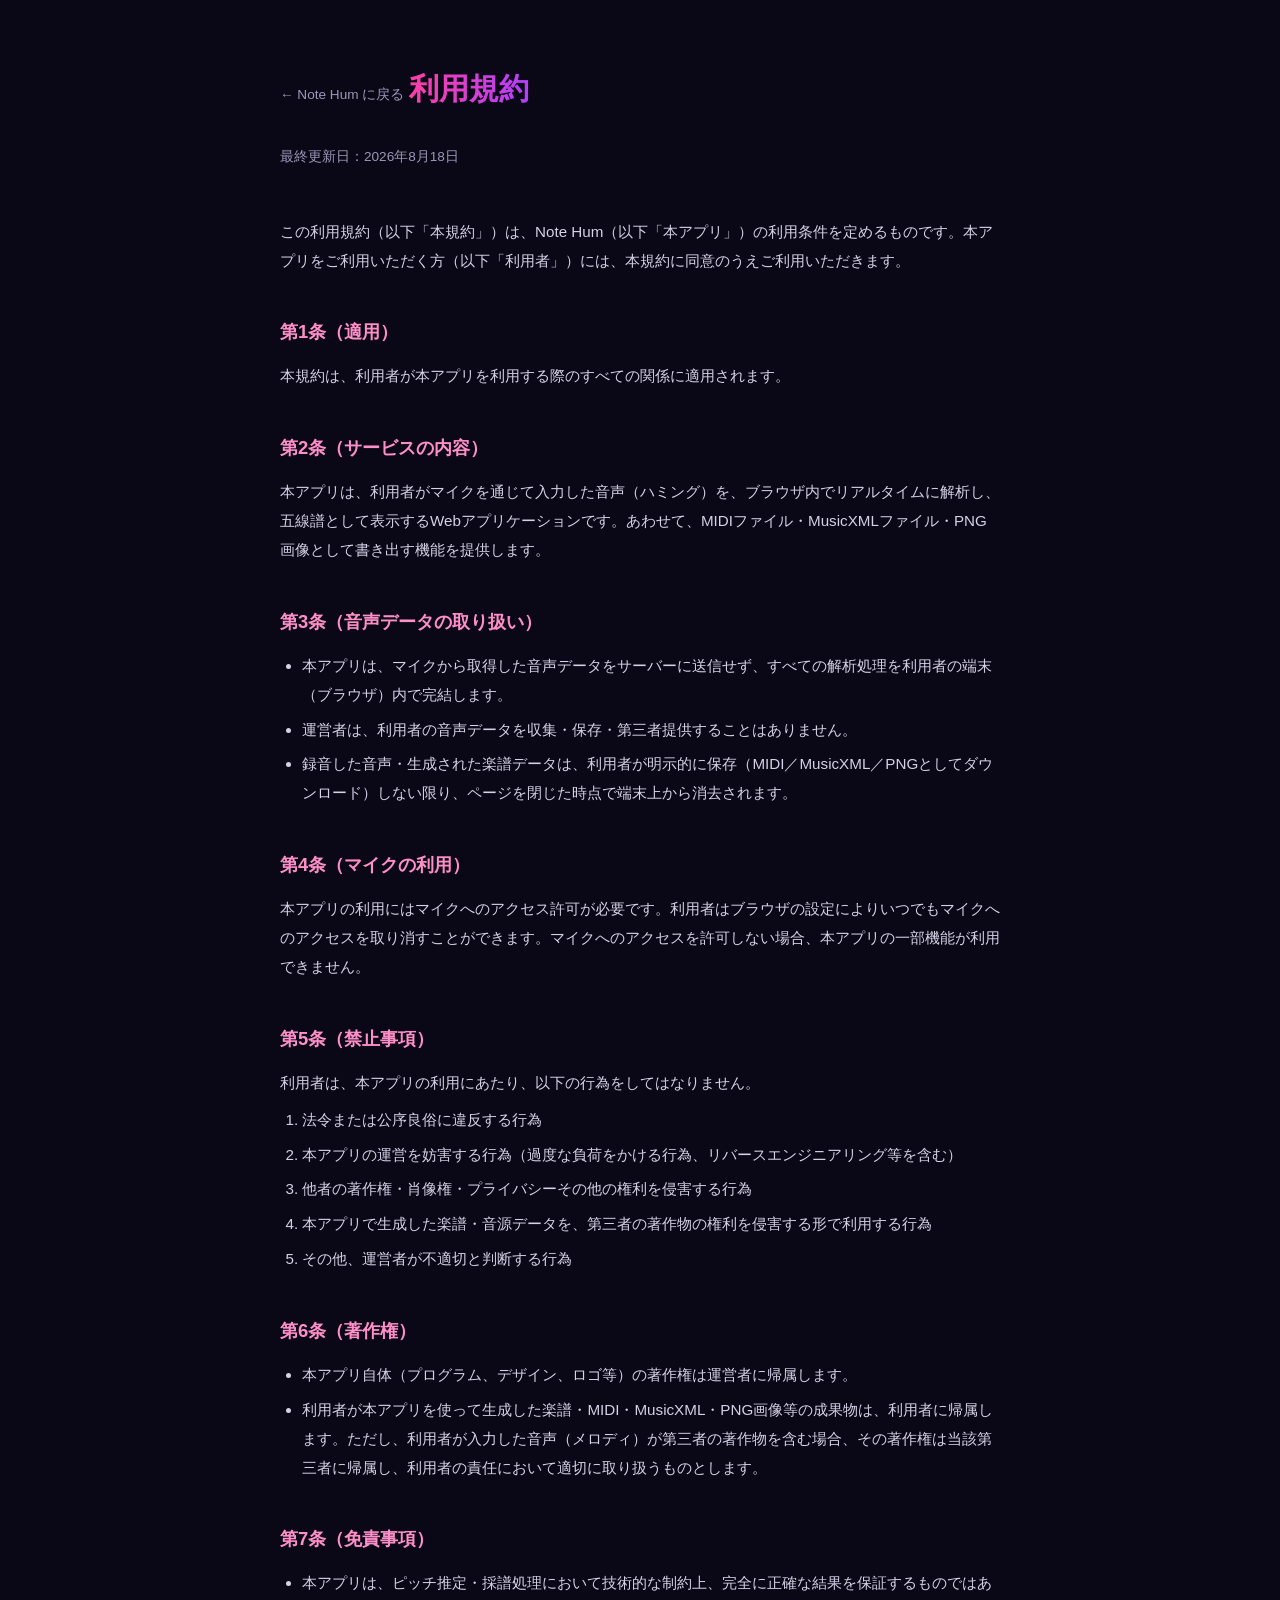
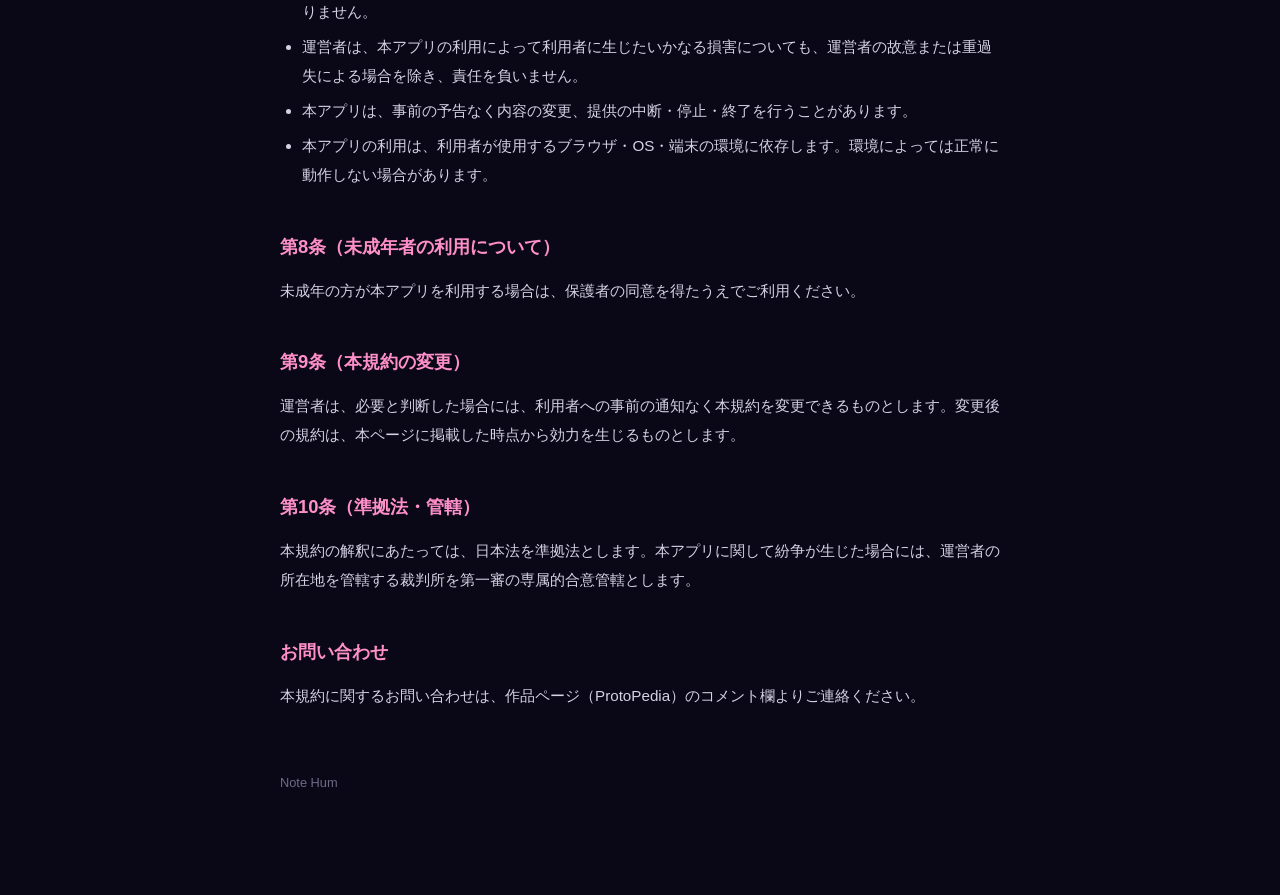
<file: terms.html>
<!DOCTYPE html>
<html lang="ja">
<head>
<meta charset="UTF-8" />
<meta name="viewport" content="width=device-width, initial-scale=1.0" />
<title>利用規約 | Note Hum</title>
<link rel="icon" type="image/png" href="favicon.png?v=2" />
<style>
  * { margin: 0; padding: 0; box-sizing: border-box; }
  body {
    font-family: "Hiragino Sans", "Yu Gothic", "Helvetica Neue", sans-serif;
    background: #0a0716;
    color: #f2f0f8;
    line-height: 1.9;
    padding: 60px 20px 100px;
  }
  main { max-width: 720px; margin: 0 auto; }
  h1 {
    font-size: 1.9rem;
    font-weight: 800;
    margin-bottom: 8px;
    background: linear-gradient(90deg, #ff3fa4, #b23fff);
    -webkit-background-clip: text;
    background-clip: text;
    color: transparent;
    display: inline-block;
  }
  .updated { color: #9d97b8; font-size: 0.85rem; margin-bottom: 48px; }
  h2 {
    font-size: 1.15rem;
    font-weight: 700;
    margin-top: 40px;
    margin-bottom: 12px;
    color: #ff8fc9;
  }
  p, li { color: #d6d2e6; font-size: 0.95rem; }
  ul, ol { padding-left: 1.4em; margin: 8px 0; }
  li { margin-bottom: 6px; }
  a { color: #ff8fc9; }
  .back {
    display: inline-block;
    margin-bottom: 36px;
    color: #9d97b8;
    text-decoration: none;
    font-size: 0.85rem;
  }
  .back:hover { color: #ff8fc9; }
  footer { margin-top: 60px; color: #6f6a89; font-size: 0.8rem; }
</style>
</head>
<body>
<main>
  <a class="back" href="/">← Note Hum に戻る</a>
  <h1>利用規約</h1>
  <p class="updated">最終更新日：2026年8月18日</p>

  <p>この利用規約（以下「本規約」）は、Note Hum（以下「本アプリ」）の利用条件を定めるものです。本アプリをご利用いただく方（以下「利用者」）には、本規約に同意のうえご利用いただきます。</p>

  <h2>第1条（適用）</h2>
  <p>本規約は、利用者が本アプリを利用する際のすべての関係に適用されます。</p>

  <h2>第2条（サービスの内容）</h2>
  <p>本アプリは、利用者がマイクを通じて入力した音声（ハミング）を、ブラウザ内でリアルタイムに解析し、五線譜として表示するWebアプリケーションです。あわせて、MIDIファイル・MusicXMLファイル・PNG画像として書き出す機能を提供します。</p>

  <h2>第3条（音声データの取り扱い）</h2>
  <ul>
    <li>本アプリは、マイクから取得した音声データをサーバーに送信せず、すべての解析処理を利用者の端末（ブラウザ）内で完結します。</li>
    <li>運営者は、利用者の音声データを収集・保存・第三者提供することはありません。</li>
    <li>録音した音声・生成された楽譜データは、利用者が明示的に保存（MIDI／MusicXML／PNGとしてダウンロード）しない限り、ページを閉じた時点で端末上から消去されます。</li>
  </ul>

  <h2>第4条（マイクの利用）</h2>
  <p>本アプリの利用にはマイクへのアクセス許可が必要です。利用者はブラウザの設定によりいつでもマイクへのアクセスを取り消すことができます。マイクへのアクセスを許可しない場合、本アプリの一部機能が利用できません。</p>

  <h2>第5条（禁止事項）</h2>
  <p>利用者は、本アプリの利用にあたり、以下の行為をしてはなりません。</p>
  <ol>
    <li>法令または公序良俗に違反する行為</li>
    <li>本アプリの運営を妨害する行為（過度な負荷をかける行為、リバースエンジニアリング等を含む）</li>
    <li>他者の著作権・肖像権・プライバシーその他の権利を侵害する行為</li>
    <li>本アプリで生成した楽譜・音源データを、第三者の著作物の権利を侵害する形で利用する行為</li>
    <li>その他、運営者が不適切と判断する行為</li>
  </ol>

  <h2>第6条（著作権）</h2>
  <ul>
    <li>本アプリ自体（プログラム、デザイン、ロゴ等）の著作権は運営者に帰属します。</li>
    <li>利用者が本アプリを使って生成した楽譜・MIDI・MusicXML・PNG画像等の成果物は、利用者に帰属します。ただし、利用者が入力した音声（メロディ）が第三者の著作物を含む場合、その著作権は当該第三者に帰属し、利用者の責任において適切に取り扱うものとします。</li>
  </ul>

  <h2>第7条（免責事項）</h2>
  <ul>
    <li>本アプリは、ピッチ推定・採譜処理において技術的な制約上、完全に正確な結果を保証するものではありません。</li>
    <li>運営者は、本アプリの利用によって利用者に生じたいかなる損害についても、運営者の故意または重過失による場合を除き、責任を負いません。</li>
    <li>本アプリは、事前の予告なく内容の変更、提供の中断・停止・終了を行うことがあります。</li>
    <li>本アプリの利用は、利用者が使用するブラウザ・OS・端末の環境に依存します。環境によっては正常に動作しない場合があります。</li>
  </ul>

  <h2>第8条（未成年者の利用について）</h2>
  <p>未成年の方が本アプリを利用する場合は、保護者の同意を得たうえでご利用ください。</p>

  <h2>第9条（本規約の変更）</h2>
  <p>運営者は、必要と判断した場合には、利用者への事前の通知なく本規約を変更できるものとします。変更後の規約は、本ページに掲載した時点から効力を生じるものとします。</p>

  <h2>第10条（準拠法・管轄）</h2>
  <p>本規約の解釈にあたっては、日本法を準拠法とします。本アプリに関して紛争が生じた場合には、運営者の所在地を管轄する裁判所を第一審の専属的合意管轄とします。</p>

  <h2>お問い合わせ</h2>
  <p>本規約に関するお問い合わせは、作品ページ（ProtoPedia）のコメント欄よりご連絡ください。</p>

  <footer>Note Hum</footer>
</main>
</body>
</html>
</file>
